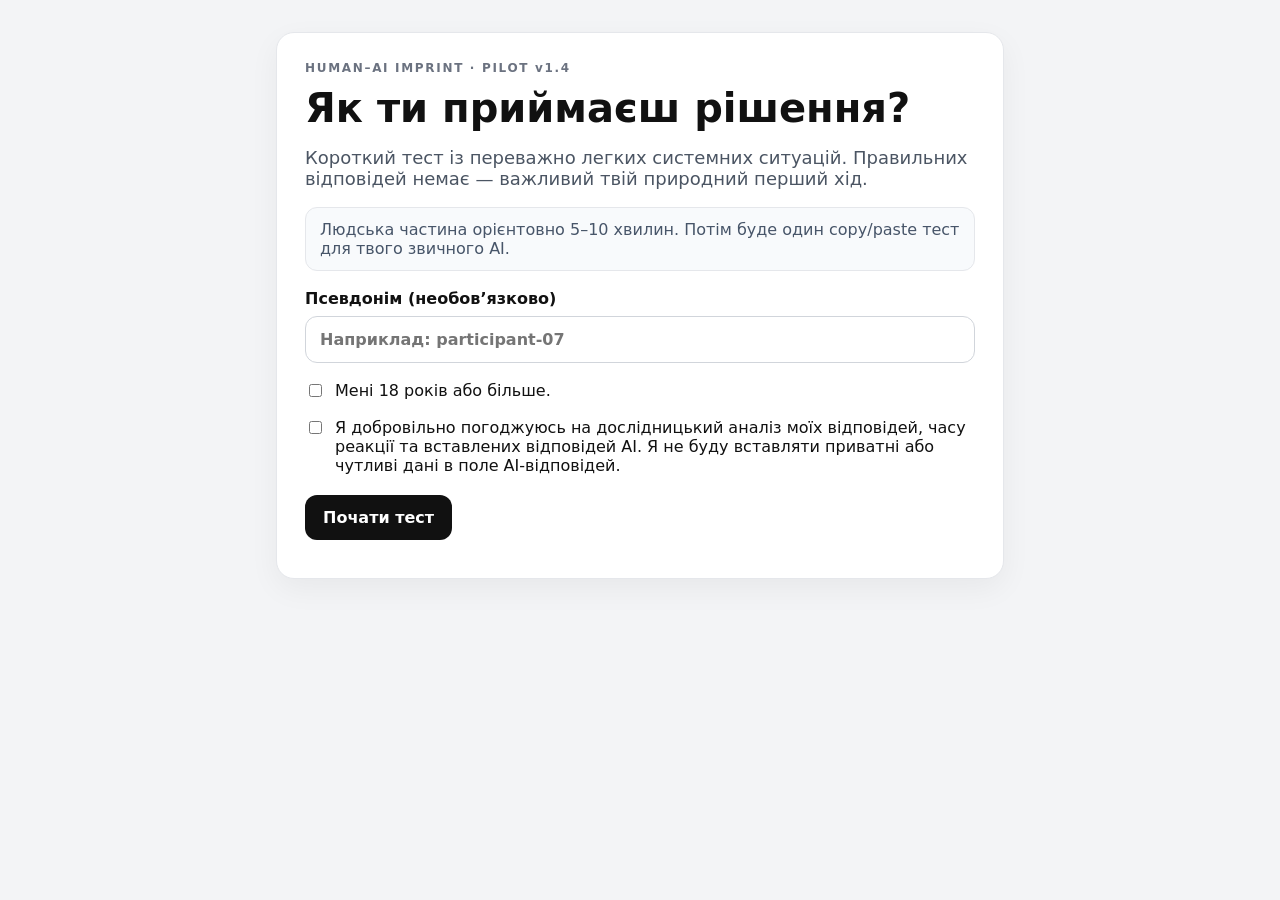
<file: static/index.html>
<!doctype html>
<html lang="uk">
<head>
<meta charset="utf-8"/>
<meta name="viewport" content="width=device-width,initial-scale=1"/>
<title>Human–AI Imprint Pilot v1.4</title>
<link rel="stylesheet" href="/static/style.css"/>
</head>
<body>
<main class="wrap">
  <section id="start" class="card">
    <div class="eyebrow">HUMAN–AI IMPRINT · PILOT v1.4</div>
    <h1>Як ти приймаєш рішення?</h1>
    <p class="lead">Короткий тест із переважно легких системних ситуацій. Правильних відповідей немає — важливий твій природний перший хід.</p>
    <div class="note">Людська частина орієнтовно 5–10 хвилин. Потім буде один copy/paste тест для твого звичного AI.</div>
    <label>Псевдонім (необов’язково)<input id="alias" placeholder="Наприклад: participant-07"/></label>
    <label class="check"><input type="checkbox" id="adult"/> Мені 18 років або більше.</label>
    <label class="check"><input type="checkbox" id="consent"/> Я добровільно погоджуюсь на дослідницький аналіз моїх відповідей, часу реакції та вставлених відповідей AI. Я не буду вставляти приватні або чутливі дані в поле AI-відповідей.</label>
    <button id="startBtn">Почати тест</button>
    <div id="startErr" class="err"></div>
  </section>

  <section id="test" class="card hidden">
    <div class="topline"><span id="progress">0/22</span><span id="level"></span></div>
    <div class="bar"><div id="barFill"></div></div>
    <h2 id="qtext"></h2>
    <div id="options"></div>
    <textarea id="freeText" class="hidden" rows="7" placeholder="Опиши свої перші кроки природно."></textarea>
    <button id="submitFree" class="hidden">Далі</button>
  </section>

  <section id="humanDone" class="card hidden">
    <div class="eyebrow">HUMAN BASELINE COMPLETE</div>
    <h2>Перша частина готова</h2>
    <p>Тепер потрібен твій <strong>звичний особистий AI</strong> — ChatGPT / Claude / Gemini або інший агент, яким ти реально користуєшся.</p>
    <ol>
      <li>Натисни «Показати AI-пакет».</li>
      <li>Відкрий <strong>НОВИЙ звичайний чат</strong> у своєму звичному особистому акаунті AI.</li>
      <li>Не використовуй Temporary / Incognito режим, якщо він вимикає звичну персоналізацію або memory.</li>
      <li>Скопіюй весь prompt і встав JSON-відповідь назад сюди.</li>
    </ol>
    <p class="muted">Prompt спеціально просить AI не розкривати приватні факти про тебе.</p>
    <button id="loadAIPack">Показати AI-пакет</button>
  </section>

  <section id="aiStage" class="card hidden">
    <div class="eyebrow">PERSONAL AI FINGERPRINT</div>
    <h2>Тест твого AI</h2>
    <label>Модель / сервіс<input id="modelName" placeholder="Наприклад: ChatGPT"/></label>
    <label>Memory / персональна пам’ять
      <select id="memoryStatus"><option value="on">Увімкнена</option><option value="off">Вимкнена</option><option value="unknown" selected>Не знаю</option></select>
    </label>
    <label>Custom instructions / персональні інструкції
      <select id="customInstructions"><option value="on">Є</option><option value="off">Немає</option><option value="unknown" selected>Не знаю</option></select>
    </label>
    <label>Як давно приблизно користуєшся цим AI?
      <select id="usageDuration"><option value="<1m">&lt;1 місяця</option><option value="1-6m">1–6 місяців</option><option value="6-12m">6–12 місяців</option><option value="1-2y">1–2 роки</option><option value="2y+">2+ роки</option><option value="unknown" selected>Не знаю</option></select>
    </label>
    <label>Скопіюй весь prompt<textarea id="aiPrompt" rows="15" readonly></textarea></label>
    <button id="copyPrompt">Скопіювати prompt</button>
    <label>Встав JSON-відповідь AI<textarea id="aiResult" rows="15" placeholder='{"answers":{"P01":{"choice":"B","reason":"..."},"P02":{"choice":"A","reason":"..."}}}'></textarea></label>
    <button id="submitAI">Завершити</button>
    <div id="aiErr" class="err"></div>
  </section>

  <section id="finish" class="card hidden">
    <div class="eyebrow">DONE</div>
    <h2>Готово.</h2>
    <p>Пара «людина ↔ особистий AI» збережена.</p>
    <p class="muted">Participant ID: <code id="pidShow"></code></p>
  </section>
</main>
<script src="/static/app.js"></script>
</body>
</html>
</file>
<file: static/style.css>
:root{font-family:Inter,ui-sans-serif,system-ui,-apple-system,Segoe UI,Roboto,sans-serif;color:#111;background:#f3f4f6}
*{box-sizing:border-box} body{margin:0}.wrap{max-width:760px;margin:0 auto;padding:32px 16px 80px}
.card{background:white;border:1px solid #e5e7eb;border-radius:18px;padding:28px;box-shadow:0 10px 30px rgba(0,0,0,.05)}
.hidden{display:none!important}.eyebrow{font-size:12px;font-weight:800;letter-spacing:.14em;color:#6b7280}
h1{font-size:40px;line-height:1.05;margin:12px 0 14px}h2{font-size:28px;line-height:1.15}.lead{font-size:18px;color:#4b5563}
label{display:block;margin:18px 0 8px;font-weight:650}input,textarea,select{width:100%;margin-top:8px;padding:13px 14px;border:1px solid #d1d5db;border-radius:12px;font:inherit}
.check{font-weight:500;display:flex;gap:10px;align-items:flex-start}.check input{width:auto;margin-top:3px}
button{border:0;border-radius:12px;padding:13px 18px;font:inherit;font-weight:800;background:#111;color:white;cursor:pointer;margin-top:12px}
button:hover{opacity:.88}.option{display:block;width:100%;text-align:left;background:#f3f4f6;color:#111;margin:10px 0;padding:16px;border:1px solid #e5e7eb}
.topline{display:flex;justify-content:space-between;color:#6b7280;font-weight:700}.bar{height:8px;background:#eee;border-radius:100px;overflow:hidden;margin:12px 0 26px}.bar div{height:100%;width:0;background:#111;transition:.2s}
.err{color:#b91c1c;margin-top:10px}.muted{color:#6b7280}code{background:#f3f4f6;padding:3px 6px;border-radius:6px}
ol{color:#374151;line-height:1.7}
@media(max-width:600px){h1{font-size:33px}.card{padding:21px}.wrap{padding-top:18px}}

.note{background:#f8fafc;border:1px solid #e5e7eb;padding:12px 14px;border-radius:12px;color:#475569;margin:16px 0}

.metrics{display:grid;grid-template-columns:repeat(auto-fit,minmax(130px,1fr));gap:10px;margin:20px 0}.metric{padding:14px;border:1px solid #e5e7eb;border-radius:12px;background:#f8fafc}.metric b{display:block;font-size:24px}.metric span{color:#64748b;font-size:13px}.pair{padding:10px 0;border-bottom:1px solid #eee}
</file>
